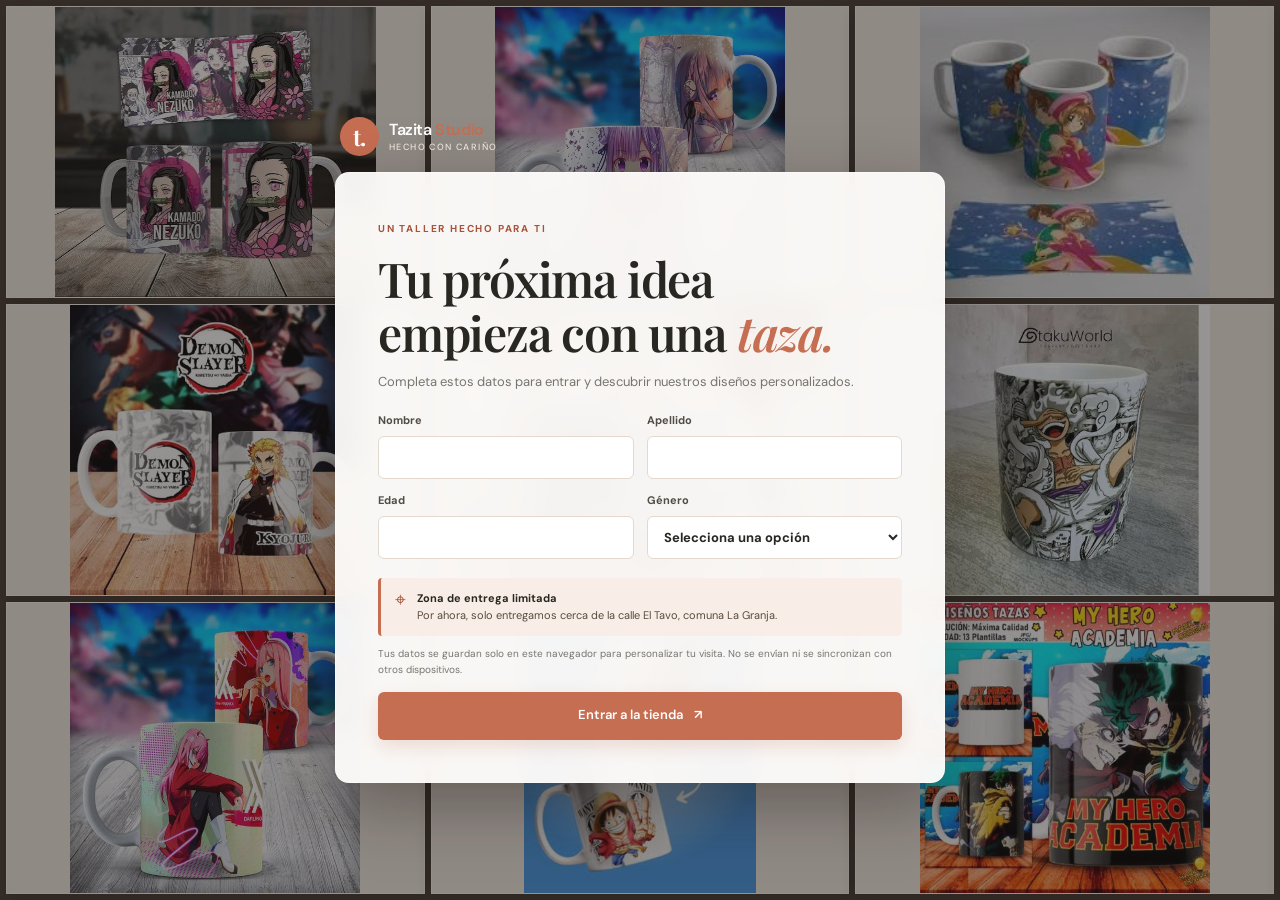
<file: index.html>
<!doctype html>
<html lang="es">
<head>
  <meta charset="utf-8">
  <meta name="viewport" content="width=device-width, initial-scale=1">
  <meta name="theme-color" content="#fbf7f2">
  <meta name="description" content="Diseña una taza personalizada y pide la tuya en Tazita Studio.">
  <title>Tazita Studio — Tu idea, en una taza</title>
  <link rel="preconnect" href="https://fonts.googleapis.com">
  <link rel="preconnect" href="https://fonts.gstatic.com" crossorigin>
  <link href="https://fonts.googleapis.com/css2?family=DM+Sans:wght@400;500;600;700&family=Playfair+Display:wght@600;700&display=swap" rel="stylesheet">
  <link rel="stylesheet" href="styles.css">
  <script src="supabase-config.js" defer></script>
  <script src="app.js" defer></script>
</head>
<body>
  <section class="entry-screen" id="entry-screen" aria-labelledby="entry-title">
    <div class="entry-shade" aria-hidden="true"></div>
    <div class="entry-content">
      <a class="brand entry-brand" href="#entry-title" aria-label="Tazita Studio">
        <span class="brand-mark" aria-hidden="true">t.</span>
        <span>Tazita <b>Studio</b><small>Hecho con cariño</small></span>
      </a>
      <form class="entry-card" id="entry-form">
        <span class="eyebrow">UN TALLER HECHO PARA TI</span>
        <h1 id="entry-title">Tu próxima idea<br>empieza con una <em>taza.</em></h1>
        <p class="entry-intro">Completa estos datos para entrar y descubrir nuestros diseños personalizados.</p>
        <div class="entry-fields">
          <label for="entry-first-name">Nombre
            <input id="entry-first-name" name="firstName" type="text" autocomplete="given-name" maxlength="60" required>
          </label>
          <label for="entry-last-name">Apellido
            <input id="entry-last-name" name="lastName" type="text" autocomplete="family-name" maxlength="60" required>
          </label>
          <label for="entry-age">Edad
            <input id="entry-age" name="age" type="number" min="1" max="120" inputmode="numeric" required>
          </label>
          <label for="entry-gender">Género
            <select id="entry-gender" name="gender" required>
              <option value="" disabled selected>Selecciona una opción</option>
              <option value="mujer">Mujer</option>
              <option value="hombre">Hombre</option>
              <option value="otro">Otro</option>
              <option value="prefiero-no-decir">Prefiero no decirlo</option>
            </select>
          </label>
        </div>
        <p class="delivery-notice"><span aria-hidden="true">⌖</span><span><strong>Zona de entrega limitada</strong><br>Por ahora, solo entregamos cerca de la calle El Tavo, comuna La Granja.</span></p>
        <p class="entry-privacy">Tus datos se guardan solo en este navegador para personalizar tu visita. No se envían ni se sincronizan con otros dispositivos.</p>
        <p class="entry-error" id="entry-error" role="alert" hidden></p>
        <button class="button button-primary entry-submit" type="submit">Entrar a la tienda <span aria-hidden="true">↗</span></button>
      </form>
    </div>
    <div class="entry-gallery" aria-label="Galería de tazas personalizadas">
      <div class="entry-gallery-track">
          <div class="entry-gallery-group">
            <img src="images%20(4).jpe" alt="Taza personalizada de ejemplo" width="180" height="120">
            <img src="images%20(5).jpe" alt="Taza personalizada de ejemplo" width="180" height="120">
            <img src="images%20(6).jpe" alt="Taza personalizada de ejemplo" width="180" height="120">
            <img src="images%20(7).jpe" alt="Taza personalizada de ejemplo" width="180" height="120">
            <img src="images%20(8).jpe" alt="Taza personalizada de ejemplo" width="180" height="120">
            <img src="images%20(9).jpe" alt="Taza personalizada de ejemplo" width="180" height="120">
            <img src="images%20(10).jpe" alt="Taza personalizada de ejemplo" width="180" height="120">
            <img src="images%20(11).jpe" alt="Taza personalizada de ejemplo" width="180" height="120">
            <img src="images%20(12).jpe" alt="Taza personalizada de ejemplo" width="180" height="120">
            <img src="images%20(13).jpe" alt="Taza personalizada de ejemplo" width="180" height="120">
            <img src="images%20(14).jpe" alt="Taza personalizada de ejemplo" width="180" height="120">
            <img src="images%20(15).jpe" alt="Taza personalizada de ejemplo" width="180" height="120">
            <img src="images%20(16).jpe" alt="Taza personalizada de ejemplo" width="225" height="225">
            <img src="images%20(17).jpe" alt="Taza personalizada de ejemplo" width="554" height="554">
            <img src="images%20(18).jpe" alt="Taza personalizada de ejemplo" width="421" height="475">
            <img src="images%20(19).jpe" alt="Taza personalizada de ejemplo" width="480" height="640">
            <img src="images%20(20).jpe" alt="Taza personalizada de ejemplo" width="194" height="259">
            <img src="images%20(21).jpe" alt="Taza personalizada de ejemplo" width="228" height="221">
            <img src="images%20(22).jpe" alt="Taza personalizada de ejemplo" width="508" height="393">
            <img src="images%20(4).jpe" alt="Taza personalizada de ejemplo" width="180" height="120">
            <img src="images%20(5).jpe" alt="Taza personalizada de ejemplo" width="180" height="120">
          </div>
          <div class="entry-gallery-group" aria-hidden="true">
            <img src="images%20(4).jpe" alt="" width="180" height="120">
            <img src="images%20(5).jpe" alt="" width="180" height="120">
            <img src="images%20(6).jpe" alt="" width="180" height="120">
            <img src="images%20(7).jpe" alt="" width="180" height="120">
            <img src="images%20(8).jpe" alt="" width="180" height="120">
            <img src="images%20(9).jpe" alt="" width="180" height="120">
            <img src="images%20(10).jpe" alt="" width="180" height="120">
            <img src="images%20(11).jpe" alt="" width="180" height="120">
            <img src="images%20(12).jpe" alt="" width="180" height="120">
            <img src="images%20(13).jpe" alt="" width="180" height="120">
            <img src="images%20(14).jpe" alt="" width="180" height="120">
            <img src="images%20(15).jpe" alt="" width="180" height="120">
            <img src="images%20(16).jpe" alt="" width="225" height="225">
            <img src="images%20(17).jpe" alt="" width="554" height="554">
            <img src="images%20(18).jpe" alt="" width="421" height="475">
            <img src="images%20(19).jpe" alt="" width="480" height="640">
            <img src="images%20(20).jpe" alt="" width="194" height="259">
            <img src="images%20(21).jpe" alt="" width="228" height="221">
            <img src="images%20(22).jpe" alt="" width="508" height="393">
            <img src="images%20(4).jpe" alt="" width="180" height="120">
            <img src="images%20(5).jpe" alt="" width="180" height="120">
          </div>
          <div class="entry-gallery-group" aria-hidden="true">
            <img src="images%20(4).jpe" alt="" width="180" height="120">
            <img src="images%20(5).jpe" alt="" width="180" height="120">
            <img src="images%20(6).jpe" alt="" width="180" height="120">
            <img src="images%20(7).jpe" alt="" width="180" height="120">
            <img src="images%20(8).jpe" alt="" width="180" height="120">
            <img src="images%20(9).jpe" alt="" width="180" height="120">
            <img src="images%20(10).jpe" alt="" width="180" height="120">
            <img src="images%20(11).jpe" alt="" width="180" height="120">
            <img src="images%20(12).jpe" alt="" width="180" height="120">
            <img src="images%20(13).jpe" alt="" width="180" height="120">
            <img src="images%20(14).jpe" alt="" width="180" height="120">
            <img src="images%20(15).jpe" alt="" width="180" height="120">
            <img src="images%20(16).jpe" alt="" width="225" height="225">
            <img src="images%20(17).jpe" alt="" width="554" height="554">
            <img src="images%20(18).jpe" alt="" width="421" height="475">
            <img src="images%20(19).jpe" alt="" width="480" height="640">
            <img src="images%20(20).jpe" alt="" width="194" height="259">
            <img src="images%20(21).jpe" alt="" width="228" height="221">
            <img src="images%20(22).jpe" alt="" width="508" height="393">
            <img src="images%20(4).jpe" alt="" width="180" height="120">
            <img src="images%20(5).jpe" alt="" width="180" height="120">
          </div>
          <div class="entry-gallery-group" aria-hidden="true">
            <img src="images%20(4).jpe" alt="" width="180" height="120">
            <img src="images%20(5).jpe" alt="" width="180" height="120">
            <img src="images%20(6).jpe" alt="" width="180" height="120">
            <img src="images%20(7).jpe" alt="" width="180" height="120">
            <img src="images%20(8).jpe" alt="" width="180" height="120">
            <img src="images%20(9).jpe" alt="" width="180" height="120">
            <img src="images%20(10).jpe" alt="" width="180" height="120">
            <img src="images%20(11).jpe" alt="" width="180" height="120">
            <img src="images%20(12).jpe" alt="" width="180" height="120">
            <img src="images%20(13).jpe" alt="" width="180" height="120">
            <img src="images%20(14).jpe" alt="" width="180" height="120">
            <img src="images%20(15).jpe" alt="" width="180" height="120">
            <img src="images%20(16).jpe" alt="" width="225" height="225">
            <img src="images%20(17).jpe" alt="" width="554" height="554">
            <img src="images%20(18).jpe" alt="" width="421" height="475">
            <img src="images%20(19).jpe" alt="" width="480" height="640">
            <img src="images%20(20).jpe" alt="" width="194" height="259">
            <img src="images%20(21).jpe" alt="" width="228" height="221">
            <img src="images%20(22).jpe" alt="" width="508" height="393">
            <img src="images%20(4).jpe" alt="" width="180" height="120">
            <img src="images%20(5).jpe" alt="" width="180" height="120">
          </div>
      </div>
    </div>
  </section>
  <div id="storefront" hidden>
  <header class="site-header">
    <a class="brand" href="#inicio" aria-label="Tazita Studio, inicio">
      <span class="brand-mark" aria-hidden="true">t.</span>
      <span>Tazita <b>Studio</b><small>Hecho con cariño</small></span>
    </a>
    <nav class="main-nav" aria-label="Navegación principal">
      <a href="#como-funciona">Cómo funciona</a>
      <a href="#precios">Precios</a>
      <a href="#disena">Diseña tu taza</a>
      <a href="#pedir">Pedir</a>
    </nav>
    <button class="button button-outline inbox-trigger" id="open-inbox" type="button">
      <span aria-hidden="true">▤</span> Mis pedidos <span class="inbox-count" id="inbox-count">0</span>
    </button>
    <button class="button button-outline logout-trigger" id="logout-button" type="button" aria-label="Cerrar sesión">
      <svg class="logout-icon" viewBox="0 0 24 24" aria-hidden="true"><path d="M10 17l5-5-5-5m5 5H3m9-9h7a2 2 0 0 1 2 2v14a2 2 0 0 1-2 2h-7"/></svg>
      <span>Cerrar sesión</span>
    </button>
  </header>

  <main>
    <section class="hero section-wrap" id="inicio">
      <div class="hero-copy">
        <span class="eyebrow"><span class="sparkle">✳</span> UN DETALLE QUE SE USA TODOS LOS DÍAS</span>
        <p class="welcome-message" id="welcome-message" hidden></p>
        <h1>Tu idea favorita,<br>en una <em>taza.</em></h1>
        <p class="hero-description">Diseña algo único, cuéntanos cómo lo imaginas y nosotros lo hacemos realidad. Fácil, personal y hecho con mucho cariño.</p>
        <div class="hero-actions">
          <a href="#disena" class="button button-primary">Crear mi diseño <span aria-hidden="true">↗</span></a>
          <a href="#como-funciona" class="text-link">¿Cómo funciona? <span aria-hidden="true">↓</span></a>
        </div>
        <a class="button button-outline availability-link" href="horarios.html">Ver días de atención <span aria-hidden="true">↗</span></a>
        <div class="hero-note"><span class="note-stars" aria-hidden="true">★★★★★</span><span>Un regalo pequeño. Una sonrisa enorme.</span></div>
      </div>
      <div class="hero-art" aria-label="Taza de ejemplo con diseño de flores">
        <div class="sun-shape"></div>
        <div class="hero-sticker sticker-one">hecho<br>para ti <span>♡</span></div>
        <div class="mug-scene">
          <div class="mug-handle"></div>
          <div class="mug">
            <div class="mug-rim"></div>
            <div class="mug-art"><span>✿</span><b>un día<br>bonito</b><span>✳</span></div>
          </div>
          <div class="mug-shadow"></div>
        </div>
        <div class="hero-sticker sticker-two">tu diseño<br>es el plan <span>✳</span></div>
        <div class="hero-caption">Una taza, mil maneras de decir “pensé en ti”.</div>
      </div>
    </section>

    <section class="steps section-wrap" id="como-funciona">
      <div class="section-heading centered">
        <span class="eyebrow">ASÍ DE SENCILLO</span>
        <h2>De tu imaginación <em>a tus manos</em></h2>
      </div>
      <div class="step-list">
        <article class="step-card"><span class="step-number">01</span><span class="step-icon">✎</span><h3>Diseña</h3><p>Dibuja, escribe o sube una imagen para crear algo muy tuyo.</p></article>
        <article class="step-card"><span class="step-number">02</span><span class="step-icon">♡</span><h3>Cuéntanos</h3><p>Completa tus datos y envíanos tu idea para preparar el pedido.</p></article>
        <article class="step-card"><span class="step-number">03</span><span class="step-icon">☕</span><h3>¡A disfrutar!</h3><p>Te contactaremos para confirmar los detalles y coordinar la entrega.</p></article>
      </div>
    </section>

    <section class="pricing-section" id="precios">
      <div class="section-wrap pricing-wrap">
        <div class="section-heading centered">
          <span class="eyebrow">PRECIOS CLAROS, IDEAS INFINITAS</span>
          <h2>Una taza especial,<br><em>a un precio bonito.</em></h2>
        </div>
        <div class="price-cards">
          <article class="price-card">
            <span class="price-icon" aria-hidden="true">☕</span>
            <h3>Tu taza personalizada</h3>
            <p>Un diseño hecho especialmente para ti.</p>
            <strong class="price-amount">$5.000</strong>
            <span class="price-detail">1 taza</span>
          </article>
          <article class="price-card price-card-featured">
            <span class="price-ribbon">PRECIO ESPECIAL</span>
            <span class="price-icon" aria-hidden="true">☕☕</span>
            <h3>Dos tazas personalizadas</h3>
            <p>Una para ti y otra para regalar.</p>
            <strong class="price-amount">$8.500</strong>
            <span class="price-detail">2 tazas · ahorras $1.500</span>
          </article>
        </div>
        <p class="pricing-note">Con 3 o más: las primeras 2 cuestan $8.500 y cada taza adicional cuesta $5.000.</p>
        <a class="button button-primary pricing-cta" href="#pedir">Quiero pedir <span aria-hidden="true">↗</span></a>
      </div>
    </section>

    <section class="design-section" id="disena">
      <div class="section-wrap design-wrap">
        <div class="section-heading">
          <span class="eyebrow">TU LIENZO TE ESPERA</span>
          <h2>Hazla <em>a tu manera.</em></h2>
          <p>El área de diseño representa el frente de la taza: <strong>23 × 9 cm</strong>. ¡No hace falta ser artista!</p>
        </div>
        <div class="editor-card">
          <div class="editor-toolbar">
            <div class="tool-group editor-settings">
              <label class="tool-label" for="brush-color">Color</label>
              <input id="brush-color" type="color" value="#da795b" aria-label="Color de dibujo">
              <div class="editor-history-control" role="group" aria-label="Historial del diseño">
                <button class="button button-small button-soft history-button" id="undo-design" type="button" aria-label="Deshacer" title="Deshacer" disabled><svg class="tool-icon" viewBox="0 0 24 24" aria-hidden="true"><path d="M9 14 4 9l5-5M4 9h9a7 7 0 0 1 0 14h-2"/></svg></button>
                <button class="button button-small button-soft history-button" id="redo-design" type="button" aria-label="Rehacer" title="Rehacer" disabled><svg class="tool-icon" viewBox="0 0 24 24" aria-hidden="true"><path d="m15 14 5-5-5-5m5 5h-9a7 7 0 0 0 0 14h2"/></svg></button>
              </div>
            </div>
            <div class="tool-group drawing-tools" role="group" aria-label="Herramientas de dibujo">
              <button class="button button-small button-soft tool-select" type="button" data-draw-tool="brush" aria-pressed="true"><svg class="tool-icon" viewBox="0 0 24 24" aria-hidden="true"><path d="m14 6 4 4M4 20l4-.8L19 8a2.8 2.8 0 0 0-4-4L4 15zM4 20c3.5 0 5-1.5 5-4"/></svg><span>Pincel</span></button>
              <button class="button button-small button-soft tool-select" type="button" data-draw-tool="line" aria-pressed="false"><svg class="tool-icon" viewBox="0 0 24 24" aria-hidden="true"><path d="M5 19 19 5M7 5H5v2m12 12h2v-2"/></svg><span>Línea</span></button>
              <button class="button button-small button-soft tool-select" type="button" data-draw-tool="fill" aria-pressed="false"><svg class="tool-icon" viewBox="0 0 24 24" aria-hidden="true"><path d="m4 12 8-8 8 8-8 8zM12 4l8 8M17 16h.01M20 15c0 2-1.3 3-3 3"/></svg><span>Relleno</span></button>
              <div class="eraser-tool-control">
                <button class="button button-small button-soft tool-select" type="button" data-draw-tool="eraser" aria-pressed="false"><svg class="tool-icon" viewBox="0 0 24 24" aria-hidden="true"><path d="m3 15 9-10a2 2 0 0 1 3 0l6 6a2 2 0 0 1 0 3l-7 7H8zM8 21h13M9 9l8 8"/></svg><span>Borrador</span></button>
                <label class="tool-label size-label" for="brush-size" id="brush-size-label">Trazo</label>
                <input id="brush-size" type="range" min="1" max="48" value="7" aria-label="Tamaño del trazo o borrador">
              </div>
            </div>
            <div class="tool-group text-tools">
              <label class="visually-hidden" for="canvas-text">Texto para agregar al diseño</label>
              <input id="canvas-text" type="text" maxlength="100" placeholder="Escribe tu texto">
              <label class="vertical-text-option" for="vertical-text"><input id="vertical-text" type="checkbox"> Vertical</label>
              <div class="text-size-control">
                <label class="tool-label" for="text-size">Tamaño</label>
                <input id="text-size" type="range" min="16" max="96" value="46" aria-label="Tamaño de letra">
              </div>
              <button class="button button-small button-soft" id="add-text" type="button"><svg class="tool-icon" viewBox="0 0 24 24" aria-hidden="true"><path d="M4 6V4h16v2M12 4v16m-4 0h8"/></svg><span>Texto</span></button>
            </div>
            <div class="tool-group tool-buttons">
              <label class="button button-small button-soft upload-button" for="image-upload"><svg class="tool-icon" viewBox="0 0 24 24" aria-hidden="true"><path d="M12 16V4m-5 5 5-5 5 5M4 15v5h16v-5"/></svg><span>Subir imagen</span></label>
              <input id="image-upload" type="file" accept="image/*" hidden>
              <div class="image-size-control" id="image-size-control" hidden>
                <label class="tool-label" for="image-size">Tamaño imagen</label>
                <input id="image-size" type="range" min="25" max="200" step="1" value="100" aria-label="Tamaño de la imagen subida">
              </div>
              <button class="button button-small button-quiet" id="clear-canvas" type="button"><svg class="tool-icon" viewBox="0 0 24 24" aria-hidden="true"><path d="M4 7h16M10 11v6m4-6v6M6 7l1 14h10l1-14M9 7V4h6v3"/></svg><span>Limpiar</span></button>
            </div>
          </div>
          <div class="canvas-frame">
            <canvas id="design-canvas" width="920" height="360" aria-label="Lienzo para diseñar el frente de tu taza"></canvas>
            <span class="eraser-cursor" id="eraser-cursor" aria-hidden="true" hidden></span>
            <span class="canvas-dimensions">23 cm × 9 cm</span>
          </div>
          <div class="editor-footer">
            <span id="canvas-status" role="status" aria-live="polite"><span class="draw-dot"></span> Elige una herramienta y dibuja con el mouse o con tu dedo</span>
            <button class="text-link" id="download-design" type="button">Descargar diseño <span aria-hidden="true">↓</span></button>
          </div>
        </div>
        <p class="editor-hint">Tu diseño es una referencia para preparar la taza. Revisaremos contigo los detalles antes de imprimir.</p>
      </div>
    </section>

    <section class="order-section section-wrap" id="pedir">
      <div class="order-intro">
        <span class="eyebrow">EL SIGUIENTE PASO</span>
        <h2>¿La hacemos <em>realidad?</em></h2>
        <p>Déjanos tus datos y cuéntanos un poquito más. Nos pondremos en contacto contigo para confirmar el pedido.</p>
        <div class="order-promise"><span>♡</span><div><strong>Tu idea está en buenas manos</strong><small>Cada pedido se prepara con atención al detalle.</small></div></div>
      </div>
      <form class="order-form" id="order-form" name="pedidos" method="POST" enctype="multipart/form-data" data-netlify="true" netlify-honeypot="bot-field">
        <input type="hidden" name="form-name" value="pedidos">
        <input type="hidden" name="subject" value="Nuevo pedido para Tazita Studio">
        <input type="hidden" name="designStatus">
        <input type="hidden" name="orderId">
        <input type="hidden" name="productPrice">
        <input type="hidden" name="deliveryPrice">
        <input type="hidden" name="totalPrice">
        <input type="hidden" name="deliveryDistanceMeters">
        <p hidden><label>No rellenes este campo: <input name="bot-field"></label></p>
        <input type="file" name="design" accept="image/png" hidden>
        <div class="form-heading"><h3>Cuéntanos de tu pedido</h3><span>Los campos con * son necesarios</span></div>
        <div class="form-grid">
          <label>Tu nombre *<input name="name" type="text" placeholder="¿Cómo te llamas?" autocomplete="name" required maxlength="80"></label>
          <label>Correo electrónico *<input name="email" type="email" placeholder="tu@correo.com" autocomplete="email" required maxlength="120"></label>
          <label>Teléfono / WhatsApp<input name="phone" type="tel" placeholder="+54 9 ..." autocomplete="tel" maxlength="40"></label>
          <label>¿Cuántas tazas? *<input name="quantity" id="quantity" type="number" min="1" step="1" value="1" required inputmode="numeric"><small class="quantity-hint">2 tazas por $8.500; desde la tercera, $5.000 por cada taza adicional.</small><small class="price-estimate" id="price-estimate" aria-live="polite">Productos: $5.000</small></label>
          <fieldset class="fulfillment-options full-width">
            <legend>¿Cómo quieres recibir tu taza? *</legend>
            <label><input name="fulfillment" type="radio" value="delivery" required> Que llegue a la puerta de mi casa</label>
            <label><input name="fulfillment" type="radio" value="pickup" required> Voy a retirarla</label>
          </fieldset>
          <div class="delivery-fields full-width" id="delivery-fields" hidden>
            <label>Dirección de entrega *<input name="deliveryAddress" id="delivery-address" type="text" placeholder="Calle, número, comuna y ciudad" autocomplete="street-address" maxlength="180"><small class="quantity-hint">Solo entregamos cerca de El Tavo, La Granja. Tarifa: $300 por cada 100 m o fracción.</small></label>
            <label>Distancia de la ruta *<span class="distance-input-group"><input name="deliveryDistance" id="delivery-distance-km" type="number" min="0.01" step="0.01" placeholder="Ej.: 1,4" inputmode="decimal"><select name="deliveryDistanceUnit" id="delivery-distance-unit" aria-label="Unidad de distancia"><option value="km" selected>km</option><option value="m">m</option></select></span><small class="quantity-hint">Abre la ruta en Google Maps, confirma el punto de salida con el vendedor y escribe la distancia que muestra. Es una estimación; el vendedor confirma el envío.</small><a class="text-link maps-route-link" id="maps-route-link" href="https://www.google.com/maps/dir/?api=1&amp;origin=El%20Tabo%2C%20La%20Granja%2C%20Santiago%2C%20Chile" target="_blank" rel="noopener" hidden>Ver ruta aproximada en Google Maps ↗</a></label>
            <div class="delivery-calculator">
              <button class="button button-outline" id="calculate-delivery" type="button">Calcular precio de envío</button>
              <small id="delivery-estimate" role="status" aria-live="polite">Ingresa los kilómetros de la ruta y calcula el envío.</small>
            </div>
          </div>
          <small class="price-estimate full-width" id="order-total-estimate" aria-live="polite">Elige cómo quieres recibir tu taza.</small>
          <label class="full-width">Cuéntanos qué tienes en mente<textarea name="message" rows="3" placeholder="¿Es para un regalo? ¿Tienes una fecha en mente?" maxlength="600"></textarea></label>
        </div>
        <label class="consent"><input type="checkbox" name="consent" required><span>Acepto que me contacten para conversar sobre este pedido.</span></label>
        <button class="button button-primary submit-button" type="submit">Enviar mi pedido <span aria-hidden="true">↗</span></button>
        <p class="form-note" id="form-note" aria-live="polite">Al enviar, el pedido llegará al panel de formularios de Netlify. Configura allí un aviso por correo.</p>
      </form>
    </section>

    <section class="qr-section">
      <div class="section-wrap qr-wrap">
        <div><span class="eyebrow">COMPARTE TU IDEA</span><h2>Tu tienda, a un <em>escaneo.</em></h2><p>Imprime este código QR y ponlo en tu local, tus tarjetas o tus redes. Cualquier celular podrá abrir tu página para hacer un pedido.</p></div>
        <div class="qr-card"><img id="qr-image" alt="Código QR para abrir Tazita Studio"><div><strong>Escanea y diseña</strong><small id="qr-description">Abre la página de pedidos</small></div><button class="text-link" id="copy-link" type="button">Copiar enlace <span aria-hidden="true">↗</span></button></div>
      </div>
    </section>
  </main>

  <footer class="site-footer">
    <a class="brand footer-brand" href="#inicio"><span class="brand-mark" aria-hidden="true">t.</span><span>Tazita <b>Studio</b><small>Hecho con cariño</small></span></a>
    <p>Una taza hecha para ti, con cariño. <span>♡</span></p>
    <a href="mailto:Mauriciodanielriveracruz@gmail.com">Hablemos de tu idea</a>
  </footer>

  <dialog class="inbox-dialog" id="inbox-dialog" aria-labelledby="inbox-title">
    <div class="dialog-header"><div><span class="eyebrow">TU TALLER</span><h2 id="inbox-title">Bandeja de pedidos</h2></div><button class="close-dialog" id="close-inbox" type="button" aria-label="Cerrar">×</button></div>
    <p class="inbox-notice" id="inbox-notice">Consulta tus pedidos con un enlace seguro enviado a tu correo. Solo el administrador puede cambiar sus estados.</p>
    <form class="order-access-form" id="order-access-form">
      <label>Correo usado al hacer el pedido
        <input name="email" type="email" autocomplete="email" maxlength="120" required>
      </label>
      <button class="button button-primary" type="submit">Enviarme un enlace privado</button>
    </form>
    <p class="order-access-status" id="order-access-status" role="status" aria-live="polite"></p>
    <button class="text-link customer-logout" id="customer-order-logout" type="button" hidden>Cerrar acceso a mis pedidos</button>
    <div class="order-list" id="order-list"></div>
    <div class="empty-inbox" id="empty-inbox"><span>☕</span><h3>No hay pedidos para mostrar</h3><p>Cuando envíes un pedido, aparecerá aquí después de verificar tu correo.</p></div>
  </dialog>

  <section class="chat-panel" id="help-chat" aria-label="Asistente de ayuda" aria-hidden="true" hidden>
    <div class="chat-header">
      <div class="chat-avatar" aria-hidden="true">t.</div>
      <div><strong>Ayuda Tazita</strong><small><span></span> Respuestas rápidas</small></div>
      <button class="close-chat" id="close-chat" type="button" aria-label="Cerrar asistente">×</button>
    </div>
    <div class="chat-messages" id="chat-messages" role="log" aria-live="polite" aria-relevant="additions"></div>
    <div class="chat-topics" id="chat-topics">
      <button type="button" data-question="¿Cómo puedo diseñar mi taza?">Diseño</button>
      <button type="button" data-question="¿Cómo encargo una taza?">Hacer un pedido</button>
      <button type="button" data-question="¿Cuánto tarda el envío de la taza?">Entrega y tiempos</button>
    </div>
    <form class="chat-form" id="chat-form">
      <label class="visually-hidden" for="chat-input">Escribe tu pregunta</label>
      <input id="chat-input" name="question" type="text" placeholder="Escribe tu pregunta…" maxlength="300" autocomplete="off" required>
      <button type="submit" aria-label="Enviar pregunta">↑</button>
    </form>
    <p class="chat-disclaimer">Ayuda automática por temas. El historial se guarda solo en este navegador.</p>
  </section>
  <button class="chat-launcher" id="open-chat" type="button" aria-controls="help-chat" aria-expanded="false">
    <span class="chat-launcher-icon" aria-hidden="true">✳</span><span>¿Te ayudo?</span>
  </button>
  <div class="toast" id="toast" role="status" aria-live="polite"></div>
  </div>
</body>
</html>
</file>
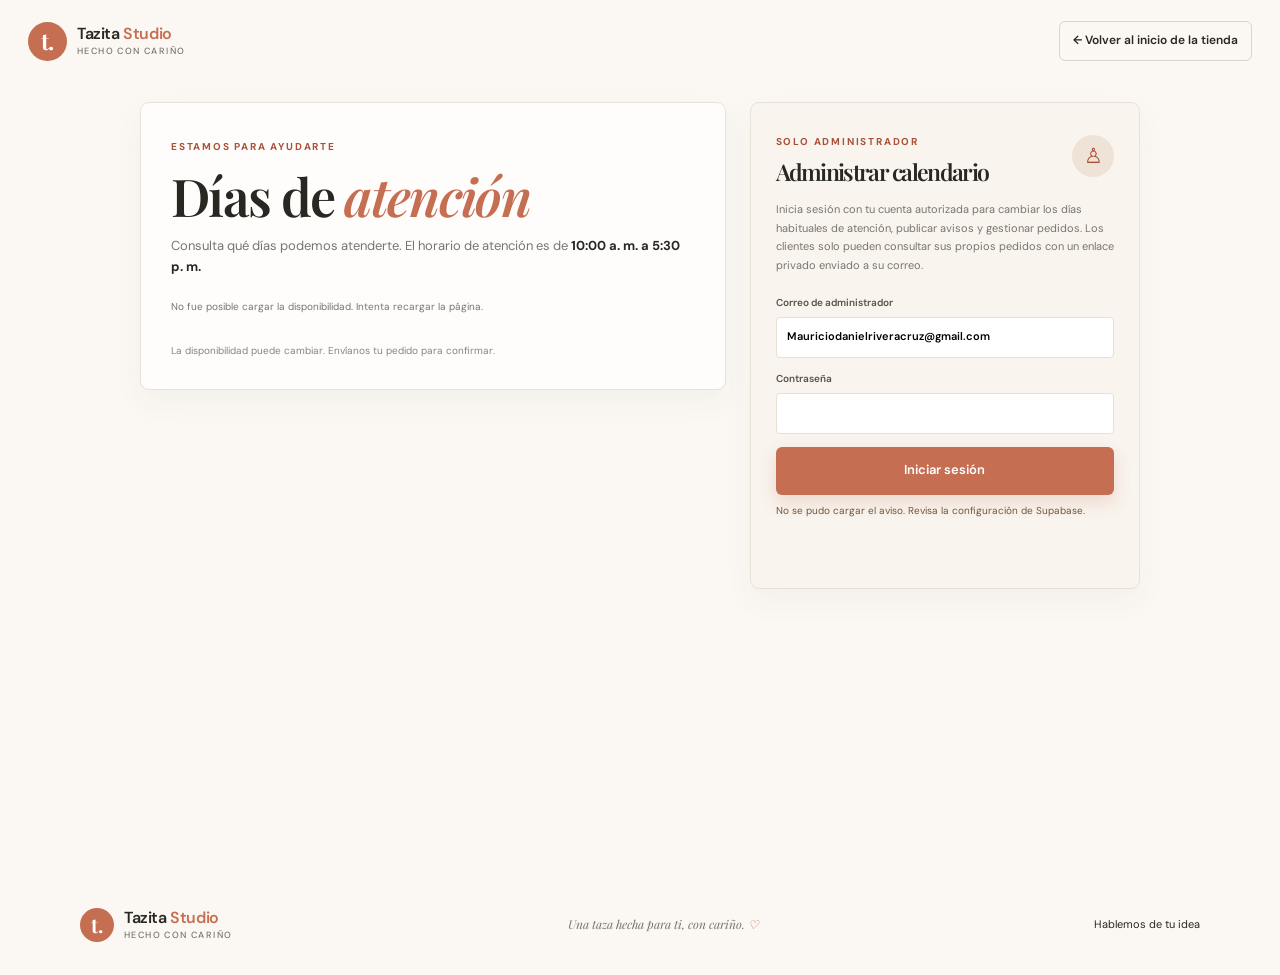
<file: horarios.html>
<!doctype html>
<html lang="es">
<head>
  <meta charset="utf-8">
  <meta name="viewport" content="width=device-width, initial-scale=1">
  <meta name="theme-color" content="#fbf7f2">
  <meta name="description" content="Consulta los días de atención de Tazita Studio.">
  <title>Días de atención — Tazita Studio</title>
  <link rel="preconnect" href="https://fonts.googleapis.com">
  <link rel="preconnect" href="https://fonts.gstatic.com" crossorigin>
  <link href="https://fonts.googleapis.com/css2?family=DM+Sans:wght@400;500;600;700&family=Playfair+Display:wght@600;700&display=swap" rel="stylesheet">
  <link rel="stylesheet" href="styles.css">
  <script src="supabase-config.js" defer></script>
  <script src="availability.js" defer></script>
</head>
<body class="availability-page">
  <header class="site-header">
    <a class="brand" href="index.html" aria-label="Tazita Studio, inicio">
      <span class="brand-mark" aria-hidden="true">t.</span>
      <span>Tazita <b>Studio</b><small>Hecho con cariño</small></span>
    </a>
    <a class="button button-outline" href="index.html">← Volver al inicio de la tienda</a>
  </header>
  <main class="availability-main">
    <section class="availability-card">
      <span class="eyebrow">ESTAMOS PARA AYUDARTE</span>
      <h1>Días de <em>atención</em></h1>
      <p class="availability-lead">Consulta qué días podemos atenderte. El horario de atención es de <strong>10:00 a. m. a 5:30 p. m.</strong></p>
      <div class="schedule-status" id="schedule-status" role="status" aria-live="polite">Cargando disponibilidad…</div>
      <aside class="weather-notice" id="weather-notice" aria-live="polite" hidden></aside>
      <div class="week-grid" id="week-grid" aria-label="Disponibilidad semanal"></div>
      <p class="availability-footnote">La disponibilidad puede cambiar. Envíanos tu pedido para confirmar.</p>
    </section>

    <section class="admin-card" aria-labelledby="admin-title">
      <div class="admin-heading">
        <div><span class="eyebrow">SOLO ADMINISTRADOR</span><h2 id="admin-title">Administrar calendario</h2></div>
        <span class="admin-lock" aria-hidden="true">♙</span>
      </div>
      <p class="admin-description">Inicia sesión con tu cuenta autorizada para cambiar los días habituales de atención, publicar avisos y gestionar pedidos. Los clientes solo pueden consultar sus propios pedidos con un enlace privado enviado a su correo.</p>
      <form class="admin-login" id="admin-login">
        <label>Correo de administrador<input type="email" name="email" value="Mauriciodanielriveracruz@gmail.com" autocomplete="username" required></label>
        <label>Contraseña<input type="password" name="password" autocomplete="current-password" required></label>
        <button class="button button-primary" type="submit">Iniciar sesión</button>
      </form>
      <div class="admin-session" id="admin-session" hidden>
        <p class="admin-signed-in">Sesión de administrador activa.</p>
        <button class="button button-outline" id="admin-logout" type="button">Cerrar sesión</button>
      </div>
      <form class="admin-notice-form" id="admin-notice-form" hidden>
        <h3>Aviso para clientes</h3>
        <label>Motivo
          <select name="noticeType">
            <option value="none">Sin aviso</option>
            <option value="drizzle">Llovizna</option>
            <option value="rain">Lluvia</option>
            <option value="wind">Viento</option>
            <option value="storm">Tormenta</option>
            <option value="other">Otro</option>
          </select>
        </label>
        <label>Mensaje (opcional)
          <textarea name="message" rows="3" maxlength="240" placeholder="Ej.: Hoy no se realizan entregas."></textarea>
        </label>
        <button class="button button-primary" type="submit">Guardar aviso</button>
      </form>
      <p class="admin-notice-status" id="admin-notice-status" role="status" aria-live="polite"></p>
      <p class="admin-message" id="admin-message" role="status" aria-live="polite"></p>
    </section>
  </main>
  <footer class="site-footer">
    <a class="brand footer-brand" href="index.html"><span class="brand-mark" aria-hidden="true">t.</span><span>Tazita <b>Studio</b><small>Hecho con cariño</small></span></a>
    <p>Una taza hecha para ti, con cariño. <span>♡</span></p>
    <a href="mailto:Mauriciodanielriveracruz@gmail.com">Hablemos de tu idea</a>
  </footer>
</body>
</html>
</file>
<file: styles.css>
:root {
  --ink: #282722;
  --muted: #77756f;
  --cream: #fbf7f2;
  --cream-deep: #f3ece3;
  --paper: #fffdfb;
  --terracotta: #c66e52;
  --terracotta-dark: #a95139;
  --peach: #f0c2a9;
  --green: #59705d;
  --line: #e9e1d8;
  --sans: "DM Sans", "Segoe UI", sans-serif;
  --serif: "Playfair Display", Georgia, serif;
}

* { box-sizing: border-box; }
html { scroll-behavior: smooth; }
body { margin: 0; background: var(--cream); color: var(--ink); font-family: var(--sans); font-size: 15px; line-height: 1.6; }
button, input, textarea, select { font: inherit; }
button, a, label.upload-button { -webkit-tap-highlight-color: transparent; }
a { color: inherit; text-decoration: none; }
button { color: inherit; }
.section-wrap { width: min(1120px, calc(100% - 48px)); margin: 0 auto; }
.site-header { height: 82px; width: min(1240px, calc(100% - 56px)); margin: 0 auto; display: flex; align-items: center; justify-content: space-between; gap: 28px; }
.brand { display: inline-flex; align-items: center; gap: 10px; font-size: 16px; font-weight: 600; line-height: 1.1; letter-spacing: -.4px; }
.brand b { color: var(--terracotta); font-weight: 600; }
.brand small { display: block; margin-top: 4px; color: var(--muted); font-size: 9px; font-weight: 500; letter-spacing: 1.4px; text-transform: uppercase; }
.brand-mark { width: 39px; height: 39px; display: grid; place-items: center; border-radius: 50%; background: var(--terracotta); color: white; font-family: var(--serif); font-size: 23px; font-weight: 700; }
.main-nav { display: flex; align-items: center; gap: 36px; margin-left: auto; color: #57554f; font-size: 13px; }
.main-nav a:hover, .site-footer > a:last-child:hover { color: var(--terracotta-dark); }
.button { display: inline-flex; min-height: 48px; align-items: center; justify-content: center; gap: 11px; padding: 0 21px; border: 1px solid transparent; border-radius: 6px; cursor: pointer; font-weight: 600; font-size: 13px; transition: background .18s, transform .18s, border-color .18s; }
.button:hover { transform: translateY(-1px); }
.button-primary { background: var(--terracotta); color: #fff; box-shadow: 0 7px 18px #b25e4430; }
.button-primary:hover { background: var(--terracotta-dark); }
.button-outline { min-height: 40px; padding: 0 13px; background: transparent; border-color: #ddd3c9; font-size: 12px; }
.button-outline:hover { border-color: var(--terracotta); }
.logout-trigger { gap: 7px; }
.logout-icon { width: 16px; height: 16px; fill: none; stroke: currentColor; stroke-linecap: round; stroke-linejoin: round; stroke-width: 1.8; }
.inbox-count { display: inline-grid; min-width: 20px; height: 20px; place-items: center; border-radius: 50%; background: var(--cream-deep); color: var(--terracotta-dark); font-size: 11px; }
.hero { min-height: 540px; display: grid; grid-template-columns: 1fr 1fr; align-items: center; gap: 35px; padding-top: 28px; padding-bottom: 45px; }
.hero-copy { padding: 25px 0 29px 24px; }
.welcome-message { margin: 0 0 10px; color: var(--terracotta-dark); font-family: var(--serif); font-size: 20px; font-weight: 700; }
.eyebrow { display: inline-flex; align-items: center; gap: 7px; color: var(--terracotta-dark); font-size: 10px; font-weight: 700; letter-spacing: 1.8px; }
.sparkle { font-size: 14px; }
h1, h2, h3, p { margin-top: 0; }
h1, h2 { font-family: var(--serif); font-weight: 600; letter-spacing: -1.7px; line-height: 1.13; }
h1 { max-width: 520px; margin: 22px 0 17px; font-size: clamp(48px, 6.3vw, 71px); }
h1 em, h2 em { color: var(--terracotta); font-weight: 600; }
.hero-description { max-width: 435px; margin-bottom: 26px; color: var(--muted); font-size: 14px; line-height: 1.85; }
.hero-actions { display: flex; align-items: center; gap: 25px; }
.availability-link { min-height: 38px; margin-top: 15px; padding: 0 13px; color: var(--terracotta-dark); font-size: 11px; }
.text-link { padding: 0; border: 0; background: none; color: var(--ink); cursor: pointer; font-size: 12px; font-weight: 600; }
.text-link:hover { color: var(--terracotta-dark); }
.hero-note { display: flex; align-items: center; gap: 11px; margin-top: 48px; color: var(--muted); font-size: 11px; }
.note-stars { color: #c58555; letter-spacing: 2px; font-size: 13px; }
.hero-art { position: relative; min-height: 420px; overflow: hidden; border-radius: 190px 190px 7px 7px; background: #efe3d7; }
.sun-shape { position: absolute; width: 270px; height: 270px; top: 37px; left: 50%; transform: translateX(-50%); border-radius: 50%; background: #e3b79b; }
.mug-scene { position: absolute; width: 320px; height: 270px; top: 114px; left: 50%; transform: translateX(-50%); }
.mug { position: absolute; z-index: 2; width: 220px; height: 210px; top: 0; left: 35px; overflow: hidden; border-radius: 12px 12px 39px 39px; background: linear-gradient(90deg, #f7f3ec 0%, #fffdf8 24%, #fff 78%, #ebe4db 100%); box-shadow: 13px 20px 25px #473a3025; }
.mug-rim { position: absolute; top: -7px; left: 0; width: 100%; height: 19px; border-radius: 50%; background: #e7e0d7; border-bottom: 3px solid #d7cec4; }
.mug-handle { position: absolute; z-index: 1; width: 90px; height: 110px; top: 39px; right: 5px; border: 20px solid #ede7de; border-left: 0; border-radius: 0 55px 55px 0; }
.mug-art { position: absolute; inset: 45px 25px 28px; display: flex; flex-direction: column; align-items: center; justify-content: center; color: var(--terracotta-dark); font-family: var(--serif); text-align: center; }
.mug-art span:first-child { font-size: 27px; line-height: 1; }
.mug-art b { margin: 4px 0; font-size: 25px; font-weight: 600; line-height: 1.05; }
.mug-art span:last-child { color: var(--green); font-size: 20px; }
.mug-shadow { position: absolute; bottom: 19px; left: 37px; width: 225px; height: 27px; border-radius: 50%; background: #80664f2e; filter: blur(8px); }
.hero-sticker { position: absolute; z-index: 3; display: grid; place-items: center; width: 92px; height: 92px; border-radius: 50%; background: #fbf7f2; color: var(--green); font-family: var(--serif); font-size: 13px; line-height: 1.2; text-align: center; transform: rotate(-10deg); }
.hero-sticker span { color: var(--terracotta); }
.sticker-one { top: 61px; left: 24px; }
.sticker-two { right: 18px; bottom: 47px; transform: rotate(8deg); }
.hero-caption { position: absolute; bottom: 15px; left: 0; width: 100%; color: #74695f; font-family: var(--serif); font-size: 12px; font-style: italic; text-align: center; }
.steps { padding-top: 68px; padding-bottom: 85px; }
.section-heading h2, .order-intro h2, .qr-wrap h2 { margin: 12px 0 13px; font-size: clamp(32px, 4vw, 43px); }
.centered { text-align: center; }
.step-list { display: grid; grid-template-columns: repeat(3, 1fr); gap: 30px; margin-top: 46px; }
.step-card { position: relative; padding: 23px 28px 20px; border-right: 1px solid var(--line); text-align: center; }
.step-card:last-child { border-right: 0; }
.step-number { position: absolute; top: 16px; left: 17px; color: #b5a99d; font-size: 10px; letter-spacing: 1px; }
.step-icon { display: grid; width: 46px; height: 46px; place-items: center; margin: 0 auto 13px; border-radius: 50%; background: #f2e5d9; color: var(--terracotta-dark); font-size: 20px; }
.step-card h3 { margin-bottom: 7px; font-family: var(--serif); font-size: 19px; }
.step-card p { max-width: 240px; margin: 0 auto; color: var(--muted); font-size: 12px; }
.pricing-section { padding: 67px 0 72px; background: #f4eee8; }
.pricing-wrap { text-align: center; }
.pricing-wrap .section-heading h2 { margin-bottom: 0; }
.price-cards { display: grid; grid-template-columns: repeat(2, minmax(0, 310px)); justify-content: center; gap: 20px; margin: 32px auto 0; }
.price-card { position: relative; display: flex; min-height: 260px; flex-direction: column; align-items: center; justify-content: center; overflow: hidden; padding: 28px 22px 24px; border: 1px solid #e6dcd2; border-radius: 8px; background: #fffdfb; }
.price-card-featured { border-color: #d99a7d; box-shadow: 0 9px 25px #9e63431a; }
.price-ribbon { position: absolute; top: 13px; right: -31px; width: 125px; transform: rotate(34deg); background: var(--terracotta); color: white; font-size: 8px; font-weight: 700; letter-spacing: .7px; line-height: 21px; }
.price-icon { margin-bottom: 11px; color: var(--terracotta); font-size: 23px; letter-spacing: 2px; }
.price-card h3 { margin-bottom: 5px; font-family: var(--serif); font-size: 18px; }
.price-card p { margin-bottom: 12px; color: var(--muted); font-size: 11px; }
.price-amount { color: var(--terracotta-dark); font-family: var(--serif); font-size: 35px; line-height: 1.2; }
.price-detail { margin-top: 4px; color: var(--muted); font-size: 10px; }
.pricing-note { margin: 20px 0 14px; color: var(--muted); font-size: 11px; }
.pricing-cta { min-height: 42px; }
.design-section { padding: 80px 0 76px; background: #f1ebe4; }
.design-wrap > .section-heading { text-align: center; }
.design-wrap > .section-heading p { color: var(--muted); font-size: 13px; }
.editor-card { margin-top: 34px; padding: 15px 18px 11px; border: 1px solid #e7ded5; border-radius: 8px; background: var(--paper); box-shadow: 0 12px 30px #453a2f0b; }
.editor-toolbar, .tool-group, .editor-footer { display: flex; align-items: center; justify-content: flex-start; }
.editor-toolbar { min-height: 47px; flex-wrap: wrap; padding: 0 0 12px; gap: 12px 18px; }
.tool-group { flex-wrap: wrap; gap: 8px 11px; }
.editor-settings { gap: 8px; }
.editor-history-control { display: inline-flex; align-items: center; gap: 4px; padding-left: 8px; border-left: 1px solid var(--line); }
.history-button { width: 32px; min-width: 32px; padding: 0; }
.history-button:disabled { cursor: default; opacity: .4; transform: none; }
.drawing-tools { gap: 8px; }
.eraser-tool-control, .text-size-control, .image-size-control { display: inline-flex; align-items: center; gap: 6px; }
.eraser-tool-control { padding-left: 5px; border-left: 1px solid var(--line); }
.text-size-control { padding: 0 5px; }
.image-size-control { padding: 0 5px; }
.image-size-control[hidden] { display: none; }
.tool-label { color: var(--muted); font-size: 11px; }
#brush-color { width: 27px; height: 27px; padding: 2px; border: 1px solid var(--line); border-radius: 50%; background: white; cursor: pointer; }
#brush-color::-webkit-color-swatch-wrapper { padding: 0; }
#brush-color::-webkit-color-swatch { border: 0; border-radius: 50%; }
#brush-size, #text-size, #image-size { width: 76px; margin: 0; accent-color: var(--terracotta); }
#canvas-text { width: 175px; min-height: 32px; padding: 5px 9px; border: 1px solid var(--line); border-radius: 4px; font: inherit; font-size: 11px; }
.vertical-text-option { display: inline-flex; align-items: center; gap: 4px; color: var(--muted); font-size: 10px; }
.vertical-text-option input { accent-color: var(--terracotta); }
.tool-select[aria-pressed="true"] { background: var(--terracotta); color: white; }
.button-small { min-height: 32px; padding: 0 9px; font-size: 11px; }
.tool-select, .text-tools > button, .tool-buttons > label, .tool-buttons > button { display: inline-flex; align-items: center; justify-content: center; gap: 5px; }
.tool-icon { display: block; width: 16px; height: 16px; flex: 0 0 auto; fill: none; stroke: currentColor; stroke-linecap: round; stroke-linejoin: round; stroke-width: 1.8; }
.button-soft { background: #f5eee7; color: #514940; }
.button-soft:hover { background: #eee2d7; }
.button-quiet { min-height: 32px; padding: 0 10px; border: 0; background: transparent; color: var(--muted); cursor: pointer; font-size: 11px; }
.canvas-frame { position: relative; overflow: hidden; border: 1px dashed #d6c9bc; background: white; }
#design-canvas { display: block; width: 100%; height: auto; aspect-ratio: 23 / 9; touch-action: none; cursor: crosshair; }
#design-canvas[data-tool="fill"] { cursor: cell; }
#design-canvas[data-tool="eraser"] { cursor: none; }
#design-canvas[data-tool="line"] { cursor: crosshair; }
#design-canvas[data-place-text="true"] { cursor: copy; }
.eraser-cursor { position: absolute; z-index: 2; display: block; box-sizing: border-box; width: 8px; height: 8px; transform: translate(-50%, -50%); border: 1.5px solid #30251f; border-radius: 50%; background: #ffffff1c; box-shadow: 0 0 0 1px #fff; pointer-events: none; }
.eraser-cursor[hidden] { display: none; }
.canvas-dimensions { position: absolute; right: 11px; bottom: 9px; padding: 2px 7px; border-radius: 3px; background: #fbf7f2dd; color: #8c8279; font-size: 9px; }
.editor-footer { justify-content: space-between; padding-top: 12px; color: var(--muted); font-size: 10px; }
.editor-footer > span { display: flex; align-items: center; gap: 7px; }
.draw-dot { width: 7px; height: 7px; border-radius: 50%; background: var(--terracotta); }
.editor-hint { margin: 13px 0 0; color: var(--muted); font-size: 11px; text-align: center; }
.order-section { display: grid; grid-template-columns: .85fr 1.15fr; gap: 70px; align-items: start; padding-top: 93px; padding-bottom: 95px; }
.order-intro { padding-top: 20px; }
.order-intro > p { max-width: 365px; color: var(--muted); font-size: 13px; line-height: 1.85; }
.order-promise { display: flex; align-items: center; gap: 12px; margin-top: 37px; padding-top: 20px; border-top: 1px solid var(--line); }
.order-promise > span { display: grid; width: 37px; height: 37px; place-items: center; border-radius: 50%; background: #f0e4d9; color: var(--terracotta); }
.order-promise strong, .order-promise small { display: block; }
.order-promise strong { font-size: 11px; }
.order-promise small { margin-top: 3px; color: var(--muted); font-size: 10px; }
.order-form { padding: 27px 28px 22px; border: 1px solid var(--line); border-radius: 8px; background: var(--paper); }
.form-heading { display: flex; justify-content: space-between; align-items: baseline; gap: 12px; margin-bottom: 20px; }
.form-heading h3 { margin: 0; font-family: var(--serif); font-size: 20px; }
.form-heading > span { color: #928a81; font-size: 9px; }
.form-grid { display: grid; grid-template-columns: 1fr 1fr; gap: 15px 13px; }
.form-grid label { display: flex; min-width: 0; flex-direction: column; gap: 6px; color: #56524c; font-size: 10px; font-weight: 600; }
.form-grid input, .form-grid select, .form-grid textarea { width: 100%; min-height: 41px; padding: 10px 11px; border: 1px solid #e7e0d9; border-radius: 4px; outline: none; background: #fff; color: var(--ink); font-size: 11px; font-weight: 400; }
.form-grid textarea { min-height: 77px; resize: vertical; }
.form-grid input:focus, .form-grid select:focus, .form-grid textarea:focus { border-color: var(--terracotta); box-shadow: 0 0 0 2px #c66e521a; }
.form-grid input::placeholder, .form-grid textarea::placeholder { color: #aaa39c; }
.quantity-hint { color: var(--muted); font-size: 9px; font-weight: 400; line-height: 1.4; }
.price-estimate { color: var(--terracotta-dark); font-size: 10px; font-weight: 600; }
.fulfillment-options { display: flex; flex-wrap: wrap; gap: 10px 20px; margin: 0; padding: 12px 14px; border: 1px solid #e7e0d9; border-radius: 4px; }
.fulfillment-options legend { padding: 0 5px; color: #56524c; font-size: 10px; font-weight: 600; }
.fulfillment-options label { display: inline-flex; align-items: center; gap: 7px; color: #56524c; font-size: 10px; }
.fulfillment-options input { margin: 0; accent-color: var(--terracotta); }
.delivery-fields { display: grid; grid-template-columns: 1fr 1fr; gap: 15px 13px; }
.delivery-fields[hidden] { display: none; }
.delivery-fields > label { display: flex; min-width: 0; flex-direction: column; gap: 6px; color: #56524c; font-size: 10px; font-weight: 600; }
.delivery-fields input { width: 100%; min-height: 41px; padding: 10px 11px; border: 1px solid #e7e0d9; border-radius: 4px; outline: none; background: #fff; color: var(--ink); font-size: 11px; font-weight: 400; }
.distance-input-group { display: flex; }
.distance-input-group input { min-width: 0; border-radius: 4px 0 0 4px; }
.distance-input-group select { min-height: 41px; padding: 0 10px; border: 1px solid #e7e0d9; border-left: 0; border-radius: 0 4px 4px 0; background: var(--cream); color: var(--ink); font-size: 11px; cursor: pointer; }
.delivery-fields input:focus { border-color: var(--terracotta); box-shadow: 0 0 0 2px #c66e521a; }
.delivery-calculator { display: flex; align-items: center; gap: 12px; }
.delivery-calculator .button { min-height: 36px; flex-shrink: 0; }
#delivery-estimate { color: var(--muted); font-size: 10px; }
.maps-route-link { width: fit-content; margin-top: 4px; color: var(--terracotta-dark); font-size: 10px; }
.full-width { grid-column: 1 / -1; }
.consent { display: flex; align-items: flex-start; gap: 8px; margin: 16px 0; color: var(--muted); font-size: 10px; }
.consent input { margin: 2px 0 0; accent-color: var(--terracotta); }
.submit-button { width: 100%; }
.form-note { margin: 10px 0 0; color: #91877e; font-size: 9px; text-align: center; }
.qr-section { padding: 60px 0; background: #efe4d9; }
.qr-wrap { display: grid; grid-template-columns: 1fr auto; align-items: center; gap: 55px; }
.qr-wrap > div:first-child > p { max-width: 470px; margin-bottom: 0; color: #746f67; font-size: 12px; }
.qr-card { display: grid; grid-template-columns: 94px auto; align-items: center; gap: 12px 15px; min-width: 260px; padding: 17px; border: 1px solid #e5d8cb; border-radius: 7px; background: #fffdfa; }
.qr-card img { grid-row: span 2; width: 94px; height: 94px; image-rendering: pixelated; }
.qr-card strong, .qr-card small { display: block; }
.qr-card strong { font-size: 12px; }
.qr-card small { margin-top: 3px; color: var(--muted); font-size: 10px; }
.qr-card .text-link { align-self: start; justify-self: start; }
.site-footer { min-height: 100px; width: min(1120px, calc(100% - 48px)); margin: auto; display: flex; align-items: center; justify-content: space-between; gap: 18px; }
.footer-brand .brand-mark { width: 34px; height: 34px; font-size: 20px; }
.site-footer > p { margin: 0; color: var(--muted); font-family: var(--serif); font-size: 12px; font-style: italic; }
.site-footer > p span { color: var(--terracotta); }
.site-footer > a:last-child { font-size: 11px; }
.inbox-dialog { width: min(620px, calc(100% - 30px)); max-height: min(86vh, 760px); padding: 25px; border: 1px solid var(--line); border-radius: 9px; background: var(--cream); color: var(--ink); box-shadow: 0 20px 80px #1a171330; }
.inbox-dialog::backdrop { background: #211b17a6; backdrop-filter: blur(2px); }
.dialog-header { display: flex; align-items: center; justify-content: space-between; }
.dialog-header h2 { margin: 5px 0 0; font-size: 28px; }
.close-dialog { width: 35px; height: 35px; border: 0; border-radius: 50%; background: var(--cream-deep); cursor: pointer; font-size: 24px; line-height: 1; }
.inbox-notice { margin: 18px 0; padding: 11px 13px; border-left: 3px solid #c99552; background: #f4ead9; color: #655943; font-size: 11px; }
.order-access-form { display: grid; grid-template-columns: minmax(0, 1fr) auto; align-items: end; gap: 10px; margin-bottom: 10px; }
.order-access-form[hidden], .customer-logout[hidden] { display: none; }
.order-access-form label { display: grid; gap: 5px; color: var(--muted); font-size: 10px; }
.order-access-form input { min-width: 0; min-height: 40px; padding: 9px; border: 1px solid var(--line); border-radius: 4px; background: white; font: inherit; }
.order-access-form button { min-height: 40px; padding: 0 12px; font-size: 10px; }
.order-access-status { min-height: 18px; margin: 5px 0 12px; color: var(--muted); font-size: 10px; line-height: 1.5; overflow-wrap: anywhere; }
.customer-logout { margin: 0 0 10px; }
.order-list { display: grid; gap: 11px; }
.order-item { padding: 15px; border: 1px solid var(--line); border-radius: 6px; background: var(--paper); }
.order-item-head { display: flex; justify-content: space-between; gap: 12px; align-items: flex-start; }
.order-item h3 { margin: 0 0 2px; font-family: var(--serif); font-size: 17px; }
.order-meta { color: var(--muted); font-size: 10px; }
.status-badge { padding: 3px 8px; border-radius: 12px; background: #f2e5d7; color: #8e5b37; font-size: 9px; font-weight: 700; }
.status-accepted { background: #e2ede1; color: #456b4a; }
.status-rejected { background: #f4e1dd; color: #9d5142; }
.order-message { margin: 10px 0; color: #5e5a53; font-size: 11px; white-space: pre-wrap; overflow-wrap: anywhere; }
.order-actions { display: flex; flex-wrap: wrap; gap: 7px; padding-top: 7px; border-top: 1px solid #eee8e1; }
.order-action { padding: 5px 9px; border: 1px solid #e7ded5; border-radius: 4px; background: #fff; cursor: pointer; font-size: 10px; }
.order-action:hover { border-color: var(--terracotta); }
.order-design { max-width: 100%; max-height: 100px; margin: 4px 0 8px; border: 1px solid var(--line); }
.empty-inbox { padding: 40px 10px; color: var(--muted); text-align: center; }
.empty-inbox > span { color: var(--terracotta); font-size: 36px; }
.empty-inbox h3 { margin: 9px 0 5px; color: var(--ink); font-family: var(--serif); font-size: 19px; }
.empty-inbox p { margin: 0; font-size: 11px; }
.availability-page { min-height: 100vh; }
.availability-main { display: grid; grid-template-columns: minmax(0, 1.2fr) minmax(280px, .8fr); align-items: start; gap: 24px; width: min(1000px, calc(100% - 48px)); min-height: calc(100vh - 182px); margin: 20px auto 55px; }
.availability-card, .admin-card { padding: 30px; border: 1px solid var(--line); border-radius: 9px; background: var(--paper); box-shadow: 0 12px 30px #453a2f0b; }
.availability-card h1 { margin: 10px 0; font-size: clamp(39px, 5vw, 52px); }
.availability-lead { max-width: 540px; margin-bottom: 22px; color: var(--muted); font-size: 13px; }
.availability-lead strong { color: var(--ink); }
.schedule-status { min-height: 27px; color: var(--muted); font-size: 10px; }
.weather-notice { margin: 0 0 15px; padding: 13px 15px; border: 1px solid #e7c58d; border-radius: 6px; background: #fff8e9; color: #715326; font-size: 12px; line-height: 1.6; }
.weather-notice[hidden] { display: none; }
.weather-notice strong { display: block; margin-bottom: 2px; }
.week-grid { display: grid; gap: 9px; }
.week-day { display: flex; min-height: 76px; align-items: center; justify-content: space-between; gap: 14px; padding: 13px 15px; border: 1px solid var(--line); border-radius: 6px; }
.week-day-open { border-left: 4px solid var(--green); background: #fbfdf9; }
.week-day-closed { border-left: 4px solid #c7bfb5; background: #f8f5f1; }
.week-day-heading { min-width: 118px; }
.week-day-name { display: block; font-family: var(--serif); font-size: 15px; font-weight: 600; }
.day-status { color: var(--muted); font-size: 9px; }
.week-day-open .day-status { color: #4c7251; }
.week-day-closed .day-status { color: #81786e; }
.day-status span { font-size: 8px; }
.day-hours { flex: 1; margin: 0; color: #69645d; font-size: 10px; }
.availability-toggle { padding: 7px 9px; border: 1px solid #dfd4ca; border-radius: 4px; background: white; color: #65564c; cursor: pointer; font-size: 9px; }
.availability-toggle:hover { border-color: var(--terracotta); color: var(--terracotta-dark); }
.availability-toggle:disabled { cursor: wait; opacity: .6; }
.availability-footnote { margin: 17px 0 0; color: #8c837a; font-size: 10px; }
.schedule-setup { padding: 20px; border: 1px dashed #d6c9bc; border-radius: 6px; color: var(--muted); font-size: 12px; }
.admin-card { position: sticky; top: 20px; padding: 25px; background: #f9f4ee; }
.admin-heading { display: flex; align-items: center; justify-content: space-between; gap: 15px; }
.admin-heading h2 { margin: 7px 0 0; font-family: var(--serif); font-size: 23px; }
.admin-lock { display: grid; width: 42px; height: 42px; place-items: center; border-radius: 50%; background: #efe2d6; color: var(--terracotta-dark); font-size: 21px; }
.admin-description { margin: 15px 0 20px; color: var(--muted); font-size: 11px; line-height: 1.7; }
.admin-login { display: grid; gap: 13px; }
.admin-login label { display: grid; gap: 6px; color: #56524c; font-size: 10px; font-weight: 600; }
.admin-login input { width: 100%; min-height: 41px; padding: 10px; border: 1px solid #e7e0d9; border-radius: 4px; outline: none; background: white; font-size: 11px; }
.admin-login input:focus { border-color: var(--terracotta); box-shadow: 0 0 0 2px #c66e521a; }
.admin-login button { width: 100%; }
.admin-session { padding-top: 14px; }
.admin-session[hidden], .admin-login[hidden] { display: none; }
.admin-signed-in { color: var(--green); font-size: 11px; }
.admin-notice-form { display: grid; gap: 12px; margin-top: 16px; padding-top: 16px; border-top: 1px solid var(--line); }
.admin-notice-form[hidden] { display: none; }
.admin-notice-form h3 { margin: 0; font-family: var(--serif); font-size: 17px; }
.admin-notice-form label { display: grid; gap: 6px; color: #56524c; font-size: 10px; font-weight: 600; }
.admin-notice-form select, .admin-notice-form textarea { width: 100%; padding: 10px; border: 1px solid #e7e0d9; border-radius: 4px; background: white; font: inherit; font-size: 11px; }
.admin-notice-form button { width: 100%; }
.admin-notice-status { min-height: 0; margin: 8px 0 0; color: #765438; font-size: 10px; line-height: 1.5; }
.admin-message { min-height: 32px; margin: 13px 0 0; color: #765438; font-size: 10px; line-height: 1.5; }
.toast { position: fixed; z-index: 10; right: 20px; bottom: 20px; max-width: min(380px, calc(100% - 40px)); padding: 12px 17px; transform: translateY(15px); border-radius: 5px; background: #302c27; color: white; box-shadow: 0 8px 25px #0002; font-size: 12px; opacity: 0; pointer-events: none; transition: opacity .2s, transform .2s; }
.toast.visible { transform: translateY(0); opacity: 1; }
.chat-launcher { position: fixed; z-index: 8; right: 22px; bottom: 21px; display: flex; min-height: 48px; align-items: center; gap: 9px; padding: 0 16px 0 10px; border: 0; border-radius: 28px; background: var(--terracotta); color: white; box-shadow: 0 7px 24px #633c2c3d; cursor: pointer; font-size: 12px; font-weight: 700; }
.chat-launcher:hover { background: var(--terracotta-dark); }
.chat-launcher-icon { display: grid; width: 29px; height: 29px; place-items: center; border-radius: 50%; background: #ffffff26; font-size: 16px; }
.chat-panel { position: fixed; z-index: 8; right: 22px; bottom: 80px; display: flex; width: min(360px, calc(100vw - 30px)); height: min(495px, calc(100vh - 110px)); flex-direction: column; overflow: hidden; transform: translateY(16px) scale(.97); transform-origin: bottom right; border: 1px solid var(--line); border-radius: 10px; background: var(--paper); box-shadow: 0 16px 50px #30251f2b; opacity: 0; transition: opacity .22s ease, transform .22s cubic-bezier(.2,.8,.2,1); }
.chat-panel[hidden] { display: none; }
.chat-panel.chat-is-open { transform: translateY(0) scale(1); opacity: 1; }
.chat-header { display: flex; min-height: 68px; align-items: center; gap: 10px; padding: 12px 15px; background: var(--cream); }
.chat-avatar { display: grid; width: 36px; height: 36px; place-items: center; border-radius: 50%; background: var(--terracotta); color: white; font-family: var(--serif); font-size: 21px; font-weight: 700; }
.chat-header strong, .chat-header small { display: block; }
.chat-header strong { font-size: 12px; }
.chat-header small { margin-top: 2px; color: var(--muted); font-size: 10px; }
.chat-header small span { display: inline-block; width: 6px; height: 6px; margin: 0 3px 1px 0; border-radius: 50%; background: #6b986e; }
.close-chat { width: 29px; height: 29px; margin-left: auto; border: 0; border-radius: 50%; background: transparent; color: var(--muted); cursor: pointer; font-size: 22px; }
.close-chat:hover { background: var(--cream-deep); }
.chat-messages { display: flex; flex: 1; flex-direction: column; gap: 9px; overflow-y: auto; padding: 14px; }
.chat-message { width: fit-content; max-width: 89%; margin: 0; padding: 10px 12px; border-radius: 9px 9px 9px 2px; background: #f3eee8; color: #4a4741; font-size: 11px; line-height: 1.6; white-space: pre-wrap; overflow-wrap: anywhere; }
.chat-message-user { align-self: flex-end; border-radius: 9px 9px 2px 9px; background: #f0dfd3; color: #533e33; }
.chat-topics { display: flex; flex-wrap: wrap; gap: 6px; padding: 0 13px 11px; }
.chat-topics[hidden] { display: none; }
.chat-topics button { padding: 6px 9px; border: 1px solid #e5d8cb; border-radius: 15px; background: #fff; color: #685b4f; cursor: pointer; font-size: 9px; }
.chat-topics button:hover { border-color: var(--terracotta); color: var(--terracotta-dark); }
.chat-form { display: flex; gap: 8px; align-items: center; padding: 10px 12px; border-top: 1px solid var(--line); }
.chat-form input { flex: 1; min-width: 0; height: 38px; padding: 0 11px; border: 1px solid #e7e0d9; border-radius: 20px; outline: none; font-size: 11px; }
.chat-form input:focus { border-color: var(--terracotta); }
.chat-form button { width: 35px; height: 35px; border: 0; border-radius: 50%; background: var(--terracotta); color: white; cursor: pointer; font-size: 17px; }
.chat-disclaimer { margin: 0; padding: 0 12px 9px; color: #9a9188; font-size: 8px; text-align: center; }
.visually-hidden { position: absolute; width: 1px; height: 1px; padding: 0; margin: -1px; overflow: hidden; clip: rect(0, 0, 0, 0); white-space: nowrap; border: 0; }
:focus-visible { outline: 3px solid #c66e5266; outline-offset: 3px; }

@media (max-width: 800px) {
  .site-header { width: calc(100% - 34px); height: 72px; gap: 12px; }
  .main-nav { gap: 16px; font-size: 11px; }
  .inbox-trigger { padding: 0 9px; font-size: 0; }
  .inbox-trigger > span:first-child { font-size: 14px; }
  .inbox-count { font-size: 10px; }
  .logout-trigger { padding: 0 9px; font-size: 0; }
  .logout-icon { width: 17px; height: 17px; }
  .hero { min-height: 0; gap: 20px; padding-top: 22px; }
  .hero-copy { padding-left: 0; }
  .hero-art { min-height: 360px; }
  .sun-shape { width: 220px; height: 220px; }
  .mug-scene { transform: translateX(-50%) scale(.83); transform-origin: top center; }
  .hero-sticker { width: 75px; height: 75px; font-size: 11px; }
  .sticker-one { left: 12px; }
  .sticker-two { right: 10px; }
  .order-section { gap: 35px; }
  .availability-main { grid-template-columns: 1fr; }
  .admin-card { position: static; }
}
@media (max-width: 600px) {
  .section-wrap { width: calc(100% - 34px); }
  .site-header { flex-wrap: wrap; height: auto; min-height: 70px; padding: 13px 0 10px; }
  .brand { font-size: 14px; }
  .brand-mark { width: 34px; height: 34px; font-size: 20px; }
  .main-nav { order: 3; width: 100%; justify-content: center; gap: 25px; padding: 7px 0 0; border-top: 1px solid var(--line); font-size: 10px; }
  .inbox-trigger { margin-left: auto; }
  .logout-trigger { min-width: 40px; }
  .hero { grid-template-columns: 1fr; gap: 20px; padding-top: 35px; padding-bottom: 44px; }
  .hero-copy { padding: 0; }
  h1 { margin-top: 16px; font-size: clamp(48px, 15vw, 67px); }
  .hero-description { max-width: 440px; font-size: 13px; }
  .hero-note { margin-top: 27px; }
  .hero-art { min-height: 350px; width: min(100%, 420px); justify-self: center; }
  .mug-scene { top: 92px; }
  .steps { padding-top: 53px; padding-bottom: 56px; }
  .pricing-section { padding: 50px 0; }
  .price-cards { grid-template-columns: minmax(0, 360px); gap: 13px; margin-top: 25px; }
  .price-card { min-height: 230px; }
  .step-list { grid-template-columns: 1fr; gap: 8px; margin-top: 30px; }
  .step-card { min-height: 95px; padding: 15px 10px 14px 72px; border-right: 0; border-bottom: 1px solid var(--line); text-align: left; }
  .step-card:last-child { border-bottom: 0; }
  .step-number { top: 17px; left: 8px; }
  .step-icon { position: absolute; top: 23px; left: 22px; width: 37px; height: 37px; margin: 0; font-size: 17px; }
  .step-card p { margin: 0; }
  .design-section { padding: 57px 0 48px; }
  .editor-card { margin-top: 24px; padding: 12px 10px 10px; }
  .editor-toolbar { align-items: flex-start; flex-direction: column; padding-bottom: 10px; }
  .tool-group { width: 100%; }
  .editor-settings, .drawing-tools, .text-tools { justify-content: flex-start; }
  .editor-settings { gap: 7px; }
  .editor-history-control { padding-left: 5px; }
  .editor-history-control .history-button { width: 30px; min-width: 30px; }
  .text-tools { gap: 8px; }
  #canvas-text { flex: 1; min-width: 125px; }
  .eraser-tool-control { gap: 5px; }
  .eraser-tool-control #brush-size { width: 65px; }
  .text-size-control { gap: 4px; }
  .text-size-control #text-size { width: 58px; }
  .tool-buttons { justify-content: flex-start; gap: 8px; }
  .image-size-control { gap: 4px; }
  .image-size-control #image-size { width: 58px; }
  .button-small { padding: 0 7px; font-size: 10px; }
  .editor-footer { align-items: flex-start; flex-direction: column; gap: 8px; }
  .order-section { grid-template-columns: 1fr; gap: 24px; padding-top: 59px; padding-bottom: 60px; }
  .order-intro { padding: 0; }
  .order-promise { margin-top: 21px; }
  .order-form { padding: 20px 16px 17px; }
  .form-heading { align-items: flex-start; flex-direction: column; gap: 1px; }
  .form-grid { gap: 12px 9px; }
  .form-grid input, .form-grid select { padding: 9px 8px; }
  .delivery-fields { grid-template-columns: 1fr; gap: 12px; }
  .delivery-fields input { padding: 9px 8px; }
  .delivery-calculator { align-items: flex-start; flex-direction: column; gap: 7px; }
  .qr-section { padding: 45px 0; }
  .qr-wrap { grid-template-columns: 1fr; gap: 22px; }
  .qr-card { justify-self: start; }
  .site-footer { width: calc(100% - 34px); min-height: 130px; flex-wrap: wrap; padding: 20px 0; }
  .site-footer > p { order: 3; width: 100%; }
  .site-footer > a:last-child { font-size: 10px; }
  .inbox-dialog { padding: 18px; }
  .order-access-form { grid-template-columns: 1fr; }
  .chat-launcher { right: 14px; bottom: 14px; }
  .chat-panel { right: 12px; bottom: 72px; width: calc(100vw - 24px); height: min(495px, calc(100vh - 92px)); transform-origin: bottom right; }
  .availability-main { width: calc(100% - 30px); margin-top: 10px; }
  .availability-card, .admin-card { padding: 20px 15px; }
  .week-day { align-items: flex-start; flex-wrap: wrap; gap: 7px 10px; padding: 11px; }
  .week-day-heading { min-width: 105px; }
  .day-hours { min-width: 130px; padding-top: 2px; }
  .availability-toggle { margin-left: auto; }
}

@media (prefers-reduced-motion: reduce) {
  *, *::before, *::after { scroll-behavior: auto !important; animation-duration: .01ms !important; animation-iteration-count: 1 !important; transition-duration: .01ms !important; }
}

.storefront[hidden], .entry-screen[hidden] { display: none; }
.entry-screen { position: relative; display: grid; min-height: 100vh; min-height: 100svh; place-items: center; overflow: hidden; padding: 32px 24px; isolation: isolate; background: #473b32; animation: entry-screen-appear .7s ease-out both; }
.entry-shade { position: absolute; z-index: 1; inset: 0; background: #211d1b78; }
.entry-content { position: relative; z-index: 2; width: min(100%, 610px); }
.entry-brand { margin: 0 0 16px 5px; color: #fff; }
.entry-brand small { color: #f1e8df; }
.entry-card { position: relative; z-index: 1; padding: clamp(24px, 5vw, 42px); border: 1px solid #ffffff77; border-radius: 14px; background: #fffdfbf2; box-shadow: 0 22px 70px #160e0b5c; backdrop-filter: blur(12px); animation: entry-card-arrive .85s cubic-bezier(.2,.75,.25,1) .08s both; }
.entry-card h1 { margin: 12px 0; font-size: clamp(34px, 6vw, 48px); letter-spacing: -1.2px; }
.entry-intro { margin-bottom: 20px; color: var(--muted); font-size: 13px; }
.entry-fields { display: grid; grid-template-columns: repeat(2, minmax(0, 1fr)); gap: 13px; }
.entry-fields label { display: grid; gap: 6px; color: #514c46; font-size: 11px; font-weight: 700; }
.entry-fields input, .entry-fields select { width: 100%; min-height: 43px; padding: 0 12px; border: 1px solid #e3d9ce; border-radius: 6px; background: #fff; color: var(--ink); font-size: 13px; }
.delivery-notice { display: flex; gap: 11px; margin: 19px 0 10px; padding: 12px 14px; border-left: 3px solid var(--terracotta); border-radius: 4px; background: #f8eee7; color: #5a4a3f; font-size: 11px; line-height: 1.55; }
.delivery-notice > span:first-child { color: var(--terracotta-dark); font-size: 19px; line-height: 1; }
.delivery-notice strong { color: var(--ink); }
.entry-privacy { margin-bottom: 14px; color: var(--muted); font-size: 10px; }
.entry-error { margin: 0 0 12px; color: #a52f28; font-size: 12px; }
.entry-submit { width: 100%; }
.entry-gallery { position: absolute; z-index: 0; inset: 0; overflow: hidden; }
.entry-gallery-track { display: flex; width: max-content; height: 100%; animation: gallery-drift-right 52s linear infinite; }
.entry-gallery:hover .entry-gallery-track { animation-play-state: paused; }
.entry-gallery-group { display: grid; flex: 0 0 auto; width: max-content; height: 100%; grid-auto-flow: column; grid-auto-columns: calc((100vw - 24px) / 3); grid-template-rows: repeat(3, minmax(0, 1fr)); gap: 6px; padding: 6px; }
.entry-gallery-group img { display: block; width: 100%; height: 100%; border: 1px solid #ffffffa6; background: #f3ece3; object-fit: contain; box-shadow: 0 5px 16px #0003; }
@keyframes gallery-drift-right { from { transform: translateX(-25%); } to { transform: translateX(0); } }
@keyframes entry-screen-appear { from { opacity: 0; } to { opacity: 1; } }
@keyframes entry-card-arrive { from { opacity: 0; transform: translateY(16px) scale(.985); } to { opacity: 1; transform: translateY(0) scale(1); } }
@media (prefers-reduced-motion: reduce) {
  .entry-screen, .entry-card { animation: none; }
}

@media (max-width: 600px) {
  .entry-screen { padding: 24px 16px; }
  .entry-brand { margin-bottom: 11px; }
  .entry-card { padding: 22px 18px; }
  .entry-gallery-group { gap: 4px; padding: 4px; }
}
</file>
